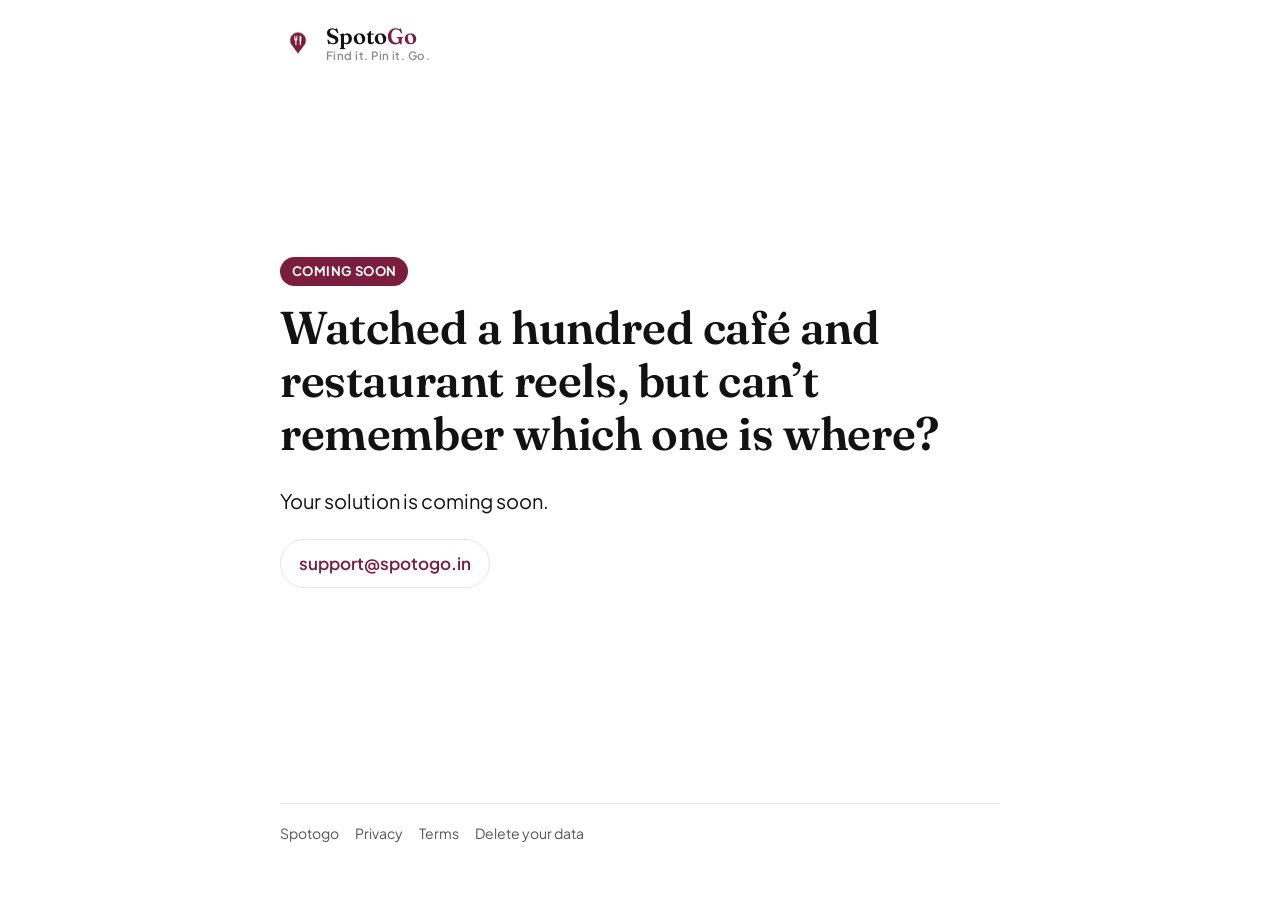
<file: index.html>
<!doctype html>
<html lang="en">
<head>
<meta charset="utf-8" />
<meta name="viewport" content="width=device-width, initial-scale=1, viewport-fit=cover" />
<title>Spotogo · Coming soon</title>
<meta name="description" content="Watched a hundred café and restaurant reels, but can’t remember which one is where? Your solution is coming soon." />
<meta name="theme-color" content="#FFFFFF" />
<meta name="robots" content="noindex" />
<link rel="icon" href="icon.png" />
<link rel="preconnect" href="https://fonts.googleapis.com" />
<link rel="preconnect" href="https://fonts.gstatic.com" crossorigin />
<link rel="stylesheet" href="https://fonts.googleapis.com/css2?family=Fraunces:opsz,wght@9..144,600&family=Plus+Jakarta+Sans:wght@400;600;700&display=swap" />
<link rel="stylesheet" href="site.css?v=4" />
<script>
  // Shared-spot links used to live at the site root (#<payload>); send them to /s/.
  function toSpot() { if (location.hash.length > 20) location.replace('s/' + location.hash); }
  toSpot();
  addEventListener('hashchange', toSpot);
</script>
<style>
  /* The full home page is kept in site/launch/ until Spotogo is on Google Play. */
  main { min-height: calc(100vh - 80px); display: flex; flex-direction: column; }
  .soon { flex: 1; display: flex; flex-direction: column; justify-content: center; padding: 48px 0; }
  .soon h1 { font-size: clamp(30px, 6vw, 46px); max-width: 720px; }
  .soon .lead { font-size: 20px; color: var(--text); margin: 18px 0 22px; }
  .mail { align-self: flex-start; font-weight: 600; font-size: 17px; text-decoration: none;
    border: 1px solid var(--border); background: var(--card); padding: 10px 18px; border-radius: 999px; }
  .mail:hover { border-color: var(--accent); }
  .pill { display: inline-block; align-self: flex-start; background: var(--accent); color: #fff;
    font-weight: 700; font-size: 13px; letter-spacing: .4px; text-transform: uppercase; padding: 4px 12px;
    border-radius: 999px; margin-bottom: 16px; }
</style>
</head>
<body>
<main>
  <a class="brand" href="./"><img src="icon.png" alt="" /><span class="logo-text"><span class="wordmark">Spoto<span>Go</span></span><span class="tagline">Find it. Pin it. Go.</span></span></a>

  <section class="soon">
    <span class="pill">Coming soon</span>
    <h1>Watched a hundred café and restaurant reels, but can’t remember which one is where?</h1>
    <p class="lead">Your solution is coming soon.</p>
    <a class="mail" href="mailto:support@spotogo.in">support@spotogo.in</a>
  </section>

  <footer><a href="./">Spotogo</a><a href="privacy">Privacy</a><a href="terms">Terms</a><a href="delete-data">Delete your data</a></footer>
</main>
</body>
</html>
</file>
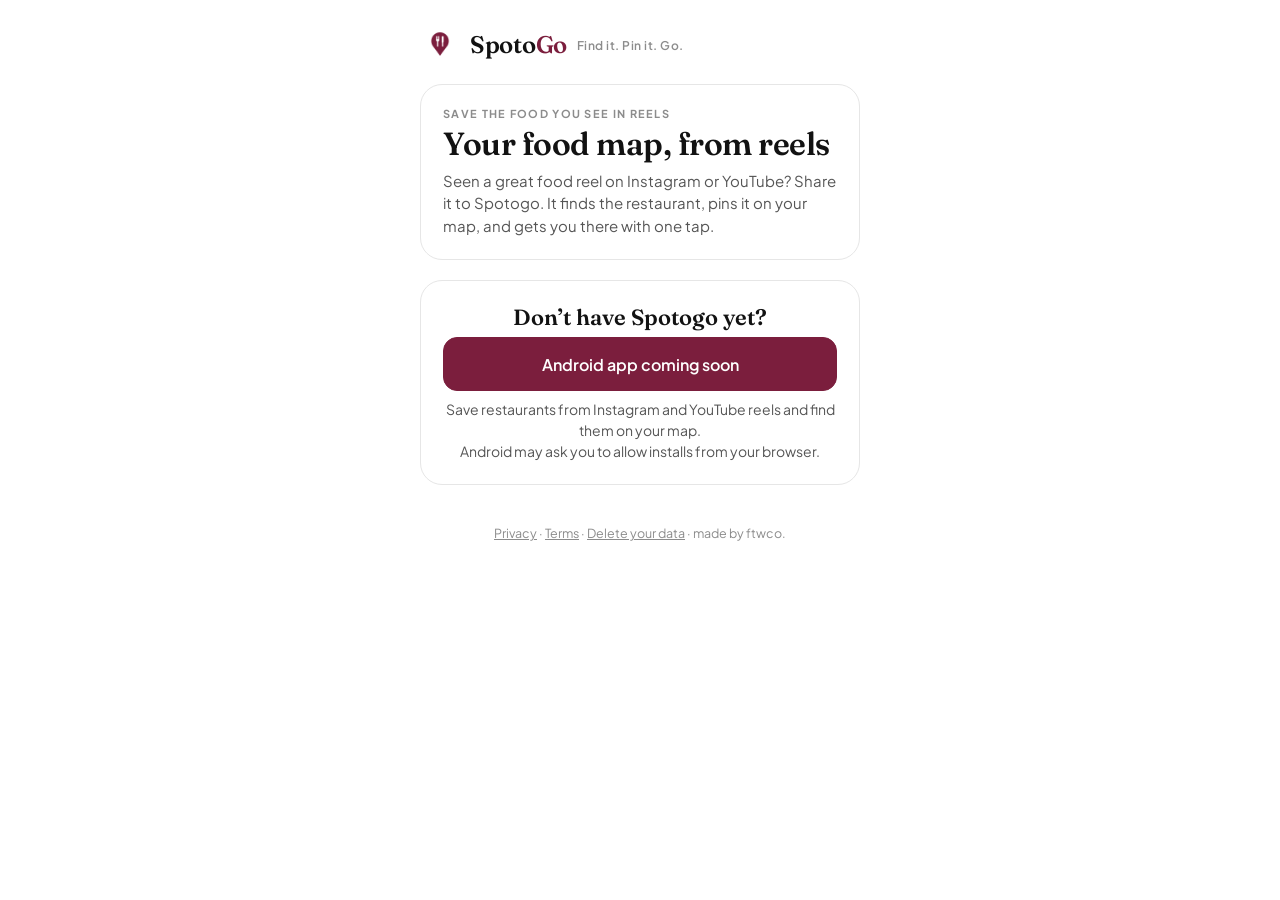
<file: s/index.html>
<!doctype html>
<html lang="en">
<head>
<meta charset="utf-8" />
<meta name="viewport" content="width=device-width, initial-scale=1, viewport-fit=cover" />
<title>Spotogo</title>
<meta name="description" content="A restaurant shared with you on Spotogo." />
<meta name="theme-color" content="#FFFFFF" />
<!-- Link previews (WhatsApp, Telegram…). For short links (/s/<id>) the site Worker
     (site/src/index.js) fills in the spot's name and address. -->
<meta property="og:type" content="website" />
<meta property="og:site_name" content="Spotogo" />
<meta property="og:title" content="Spotogo" />
<meta property="og:description" content="A restaurant shared with you on Spotogo." />
<meta property="og:url" content="https://spotogo.in/s/" />
<meta property="og:image" content="https://spotogo.in/share-card.png" />
<meta property="og:image:width" content="1200" />
<meta property="og:image:height" content="630" />
<meta name="twitter:card" content="summary_large_image" />
<link rel="icon" href="../icon.png" />
<link rel="preconnect" href="https://fonts.googleapis.com" />
<link rel="preconnect" href="https://fonts.gstatic.com" crossorigin />
<link rel="stylesheet" href="https://fonts.googleapis.com/css2?family=Fraunces:opsz,wght@9..144,600&family=Plus+Jakarta+Sans:wght@400;500;600;700&display=swap" />
<!--
  Spotogo share landing page. The spot is a base64url JSON payload (format v1, same as
  src/lib/spot-codec.ts): short links /s/<id> get it from the site Worker (window.FS_PAYLOAD),
  older long links carry it in the URL fragment (#<payload>).
  On Android it first tries to open the app (spotogo://add?d=…) and comes back here with
  ?noapp=1 if Spotogo isn't installed. Set APK_URL below when the APK is published.
-->
<style>
  :root {
    /* Wine & Olive palette (same as the app). Light only. */
    --bg: #FFFFFF; --card: #FFFFFF; --text: #121212; --muted: #555555; --faint: #8C8C8C;
    --border: #E6E6E6; --accent: #7B1E3D; --accent-soft: #FFFFFF; --on-accent: #FFFFFF; --olive: #3E8E22;
    color-scheme: light;
  }
  * { box-sizing: border-box; }
  html, body { margin: 0; background: var(--bg); color: var(--text); }
  body {
    font-family: 'Plus Jakarta Sans', system-ui, sans-serif;
    min-height: 100vh; display: flex; justify-content: center;
    padding: max(24px, env(safe-area-inset-top)) 16px 40px;
    -webkit-font-smoothing: antialiased;
  }
  main { width: 100%; max-width: 440px; display: flex; flex-direction: column; gap: 20px; }
  .brand { display: flex; align-items: center; gap: 10px; }
  .brand img { width: 40px; height: 40px; border-radius: 12px; }
  .wordmark { font-family: Fraunces, Georgia, serif; font-size: 24px; font-weight: 600; letter-spacing: -0.3px; }
  .wordmark span { color: var(--accent); }
  .tagline { font-size: 12px; font-weight: 600; letter-spacing: 0.04em; color: var(--faint); margin-top: 2px; }
  .card { background: var(--card); border: 1px solid var(--border); border-radius: 22px; padding: 22px; }
  .label { font-size: 11px; font-weight: 700; letter-spacing: 1.3px; text-transform: uppercase; color: var(--faint); }
  h1 { font-family: Fraunces, Georgia, serif; font-weight: 600; font-size: 32px; line-height: 1.12; letter-spacing: -0.5px; margin: 6px 0 8px; overflow-wrap: anywhere; }
  .address { color: var(--muted); font-size: 15px; line-height: 1.5; margin: 0; }
  .creator { display: flex; align-items: center; gap: 12px; margin-top: 18px; padding-top: 18px; border-top: 1px solid var(--border); }
  .avatar { width: 40px; height: 40px; border-radius: 50%; background: var(--accent); color: var(--on-accent); display: grid; place-items: center; font-weight: 700; flex: none; }
  .creator .who { font-weight: 700; }
  .creator .handle { color: var(--muted); font-size: 14px; }
  .actions { display: grid; gap: 10px; }
  .row { display: grid; grid-template-columns: 1fr 1fr; gap: 10px; }
  .btn { display: flex; align-items: center; justify-content: center; gap: 8px; height: 54px; border-radius: 14px; font: 600 16px 'Plus Jakarta Sans', system-ui, sans-serif; text-decoration: none; border: 1.5px solid var(--border); color: var(--text); background: transparent; cursor: pointer; }
  .btn.primary { background: var(--accent); border-color: var(--accent); color: var(--on-accent); }
  .btn:active { opacity: .75; }
  .download { text-align: center; }
  .download p { color: var(--muted); font-size: 14px; line-height: 1.5; margin: 8px 0 0; }
  .download .older { font-size: 12.5px; color: var(--faint); margin-top: 14px; }
  .download .older a { color: var(--accent); font-weight: 600; text-decoration: none; }
  .download h2 { font-family: Fraunces, Georgia, serif; font-weight: 600; font-size: 22px; margin: 0 0 6px; }
  .links a { color: inherit; }
  .note { color: var(--faint); font-size: 12.5px; text-align: center; margin: 0; }
  .hidden { display: none !important; }
</style>
</head>
<body>
<main>
  <div class="brand">
    <img src="../icon.png" alt="" />
    <div class="wordmark">Spoto<span>Go</span></div>
    <div class="tagline">Find it. Pin it. Go.</div>
  </div>

  <section class="card" id="spot">
    <div class="label" id="place">Shared with you</div>
    <h1 id="name">A food spot for you</h1>
    <p class="address" id="address">Open this link on your phone to see it in Spotogo.</p>
    <div class="creator hidden" id="creator">
      <div class="avatar" id="initial"></div>
      <div>
        <div class="label">From the reel by</div>
        <div><span class="who" id="who"></span> <span class="handle" id="handle"></span></div>
      </div>
    </div>
  </section>

  <div class="actions" id="actions">
    <a class="btn primary" id="open" href="#">Open in Spotogo</a>
    <div class="row">
      <a class="btn" id="directions" target="_blank" rel="noopener">Directions</a>
      <a class="btn" id="reel" target="_blank" rel="noopener">Watch the reel</a>
    </div>
  </div>

  <section class="card download">
    <h2>Don’t have Spotogo yet?</h2>
    <a class="btn primary" id="download" href="#">Download for Android</a>
    <p>Save restaurants from Instagram and YouTube reels and find them on your map.<br />
      Android may ask you to allow installs from your browser.</p>
    <p class="older" id="older-wrap">Older phone and the app won’t install?
      <a id="download32" href="#">Get the 32-bit version</a></p>
  </section>

  <p class="note" id="note"></p>
  <p class="note links"><a href="../privacy">Privacy</a> · <a href="../terms">Terms</a> · <a href="../delete-data">Delete your data</a> · made by ftwco.</p>
</main>

<script>
(function () {
  // Where the APK is downloaded from (e.g. a GitHub Releases "latest" asset URL).
  // Spotogo.apk is 64-bit only (nearly every phone); Spotogo-32bit.apk is for older phones.
  // Empty until Spotogo is on Google Play: the card then says "Android app coming soon".
  var APK_URL = '';
  var APK_32_URL = '';
  var PACKAGE = 'com.spotogo.app';

  var B64 = 'ABCDEFGHIJKLMNOPQRSTUVWXYZabcdefghijklmnopqrstuvwxyz0123456789-_';
  function decode(s) {
    var clean = s.replace(/[^A-Za-z0-9_-]/g, ''), bytes = [];
    for (var i = 0; i < clean.length; i += 4) {
      var chunk = clean.slice(i, i + 4), padded = (chunk + 'AAAA').slice(0, 4), n = 0;
      for (var j = 0; j < 4; j++) n = (n << 6) | B64.indexOf(padded[j]);
      bytes.push((n >> 16) & 255);
      if (chunk.length > 2) bytes.push((n >> 8) & 255);
      if (chunk.length > 3) bytes.push(n & 255);
    }
    var pct = bytes.map(function (b) { return '%' + ('0' + b.toString(16)).slice(-2); }).join('');
    return JSON.parse(decodeURIComponent(pct));
  }
  function $(id) { return document.getElementById(id); }
  function cityLabel(address) {
    var parts = address.split(',').map(function (p) { return p.trim(); })
      .filter(function (p) { return p && !/\bWard$|\bZone \d+$|^\d{4,6}$/i.test(p); });
    if (parts.length && /^(india|united states|usa|united kingdom|uk|uae|united arab emirates|singapore)$/i.test(parts[parts.length - 1])) parts.pop();
    if (parts.length >= 4) parts.pop();
    return parts.slice(-2).join(' · ');
  }

  var payload = location.hash.slice(1) || window.FS_PAYLOAD || '';
  var spot = null;
  try { spot = payload ? decode(payload) : null; } catch (e) { spot = null; }
  if (!spot || spot.v !== 1) spot = null;

  var isAndroid = /Android/i.test(navigator.userAgent);
  var appLink = spot ? 'spotogo://add?d=' + payload : 'spotogo://';
  // Short links keep their path (/s/<id>); the Worker fills the payload in again on the way back.
  var noApp = /[?&]noapp=1/.test(location.search);
  var fallback = location.origin + location.pathname + '?noapp=1' + location.hash;
  var intentLink = 'intent://' + appLink.replace('spotogo://', '') +
    '#Intent;scheme=spotogo;package=' + PACKAGE +
    ';S.browser_fallback_url=' + encodeURIComponent(fallback) + ';end';

  if (APK_URL) $('download').href = APK_URL;
  else { $('download').removeAttribute('href'); $('download').textContent = 'Android app coming soon'; }
  if (APK_32_URL) $('download32').href = APK_32_URL; else $('older-wrap').classList.add('hidden');

  if (!spot) {
    $('actions').classList.add('hidden');
    // FS_MISSING: a short link the server doesn't know (mistyped, or its owner deleted their account).
    if (payload || window.FS_MISSING) {
      $('note').textContent = 'This link looks incomplete. Ask your friend to share it again.';
    } else {
      // Home page (no shared spot).
      $('place').textContent = 'Save the food you see in reels';
      $('name').textContent = 'Your food map, from reels';
      $('address').textContent = 'Seen a great food reel on Instagram or YouTube? Share it to Spotogo. ' +
        'It finds the restaurant, pins it on your map, and gets you there with one tap.';
    }
    return;
  }

  document.title = spot.n + ' · Spotogo';
  $('place').textContent = cityLabel(spot.a || '') || 'Shared with you';
  $('name').textContent = spot.n;
  $('address').textContent = spot.a || '';
  if (spot.c && (spot.c.n || spot.c.h)) {
    $('creator').classList.remove('hidden');
    $('who').textContent = spot.c.n || '@' + spot.c.h;
    $('handle').textContent = spot.c.n && spot.c.h ? '@' + spot.c.h : '';
    $('initial').textContent = ((spot.c.n || spot.c.h).replace(/^[^\p{L}\p{N}]+/u, '')[0] || '?').toUpperCase();
  }
  var dest = spot.nb === 'pin' ? spot.la + ',' + spot.lo : [spot.n, spot.a].filter(Boolean).join(', ');
  $('directions').href = 'https://www.google.com/maps/dir/?api=1&destination=' + encodeURIComponent(dest);
  if (spot.u) $('reel').href = spot.u; else $('reel').classList.add('hidden');
  $('open').href = isAndroid ? intentLink : appLink;

  if (noApp) {
    $('note').textContent = 'Spotogo isn’t installed on this phone yet. Download it, then open this link again.';
    $('open').classList.remove('primary');
  } else if (isAndroid) {
    // Opens the app if installed; otherwise Chrome loads the ?noapp=1 fallback (this page).
    location.replace(intentLink);
  }
})();
</script>
</body>
</html>
</file>
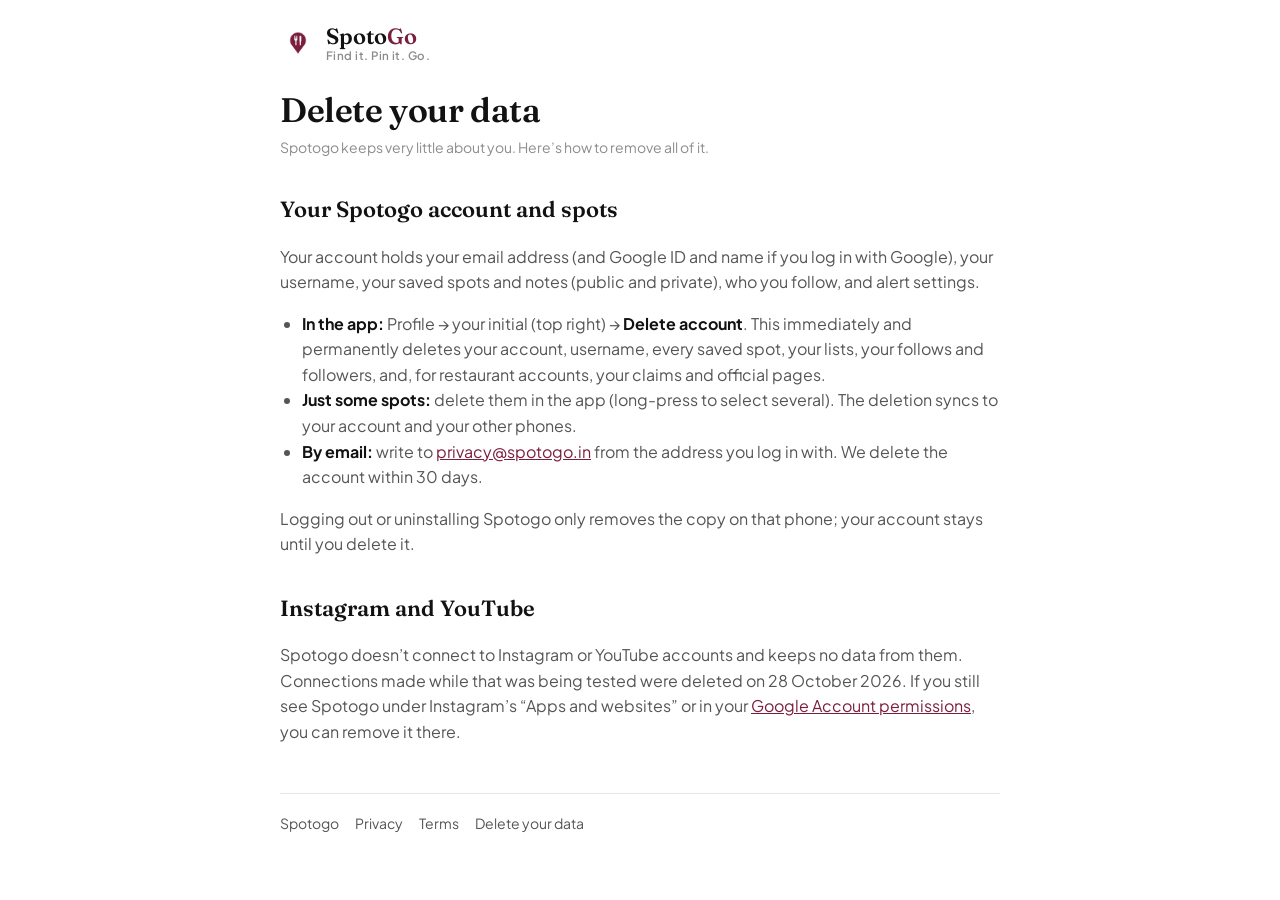
<file: delete-data.html>
<!doctype html>
<html lang="en">
<head>
<meta charset="utf-8" />
<meta name="viewport" content="width=device-width, initial-scale=1, viewport-fit=cover" />
<title>Delete your data · Spotogo</title>
<meta name="description" content="How to delete your Spotogo data." />
<meta name="theme-color" content="#FFFFFF" />
<link rel="icon" href="icon.png" />
<link rel="preconnect" href="https://fonts.googleapis.com" />
<link rel="preconnect" href="https://fonts.gstatic.com" crossorigin />
<link rel="stylesheet" href="https://fonts.googleapis.com/css2?family=Fraunces:opsz,wght@9..144,600&family=Plus+Jakarta+Sans:wght@400;600;700&display=swap" />
<link rel="stylesheet" href="site.css?v=4" />
</head>
<body>
<main>
  <a class="brand" href="./"><img src="icon.png" alt="" /><span class="logo-text"><span class="wordmark">Spoto<span>Go</span></span><span class="tagline">Find it. Pin it. Go.</span></span></a>

  <h1>Delete your data</h1>
  <p class="updated">Spotogo keeps very little about you. Here’s how to remove all of it.</p>

  <div class="card" id="confirmation" hidden>
    <p><strong>Your deletion request was received.</strong> Spotogo doesn’t keep any Instagram data, so
      there’s nothing left to remove.</p>
    <p>Confirmation code: <span class="code" id="code"></span></p>
  </div>

  <h2>Your Spotogo account and spots</h2>
  <p>Your account holds your email address (and Google ID and name if you log in with Google), your
    username, your saved spots and notes (public and private), who you follow, and alert settings.</p>
  <ul>
    <li><strong>In the app:</strong> Profile → your initial (top right) → <strong>Delete account</strong>.
      This immediately and permanently deletes your account, username, every saved spot, your lists, your
      follows and followers, and, for restaurant accounts, your claims and official pages.</li>
    <li><strong>Just some spots:</strong> delete them in the app (long-press to select several). The deletion
      syncs to your account and your other phones.</li>
    <li><strong>By email:</strong> write to <a href="mailto:privacy@spotogo.in">privacy@spotogo.in</a>
      from the address you log in with. We delete the account within 30 days.</li>
  </ul>
  <p>Logging out or uninstalling Spotogo only removes the copy on that phone; your account stays until
    you delete it.</p>

  <h2>Instagram and YouTube</h2>
  <p>Spotogo doesn’t connect to Instagram or YouTube accounts and keeps no data from them. Connections
    made while that was being tested were deleted on 28 October 2026. If you still see Spotogo under
    Instagram’s “Apps and websites” or in your
    <a href="https://myaccount.google.com/permissions">Google Account permissions</a>, you can remove it there.</p>

  <footer><a href="./">Spotogo</a><a href="privacy">Privacy</a><a href="terms">Terms</a><a href="delete-data">Delete your data</a></footer>
</main>
<script>
  // Meta's data-deletion callback links here with ?code=<confirmation code>.
  var code = new URLSearchParams(location.search).get('code');
  if (code && /^[A-Za-z0-9_-]{4,40}$/.test(code)) {
    document.getElementById('code').textContent = code;
    document.getElementById('confirmation').hidden = false;
  }
</script>
</body>
</html>
</file>
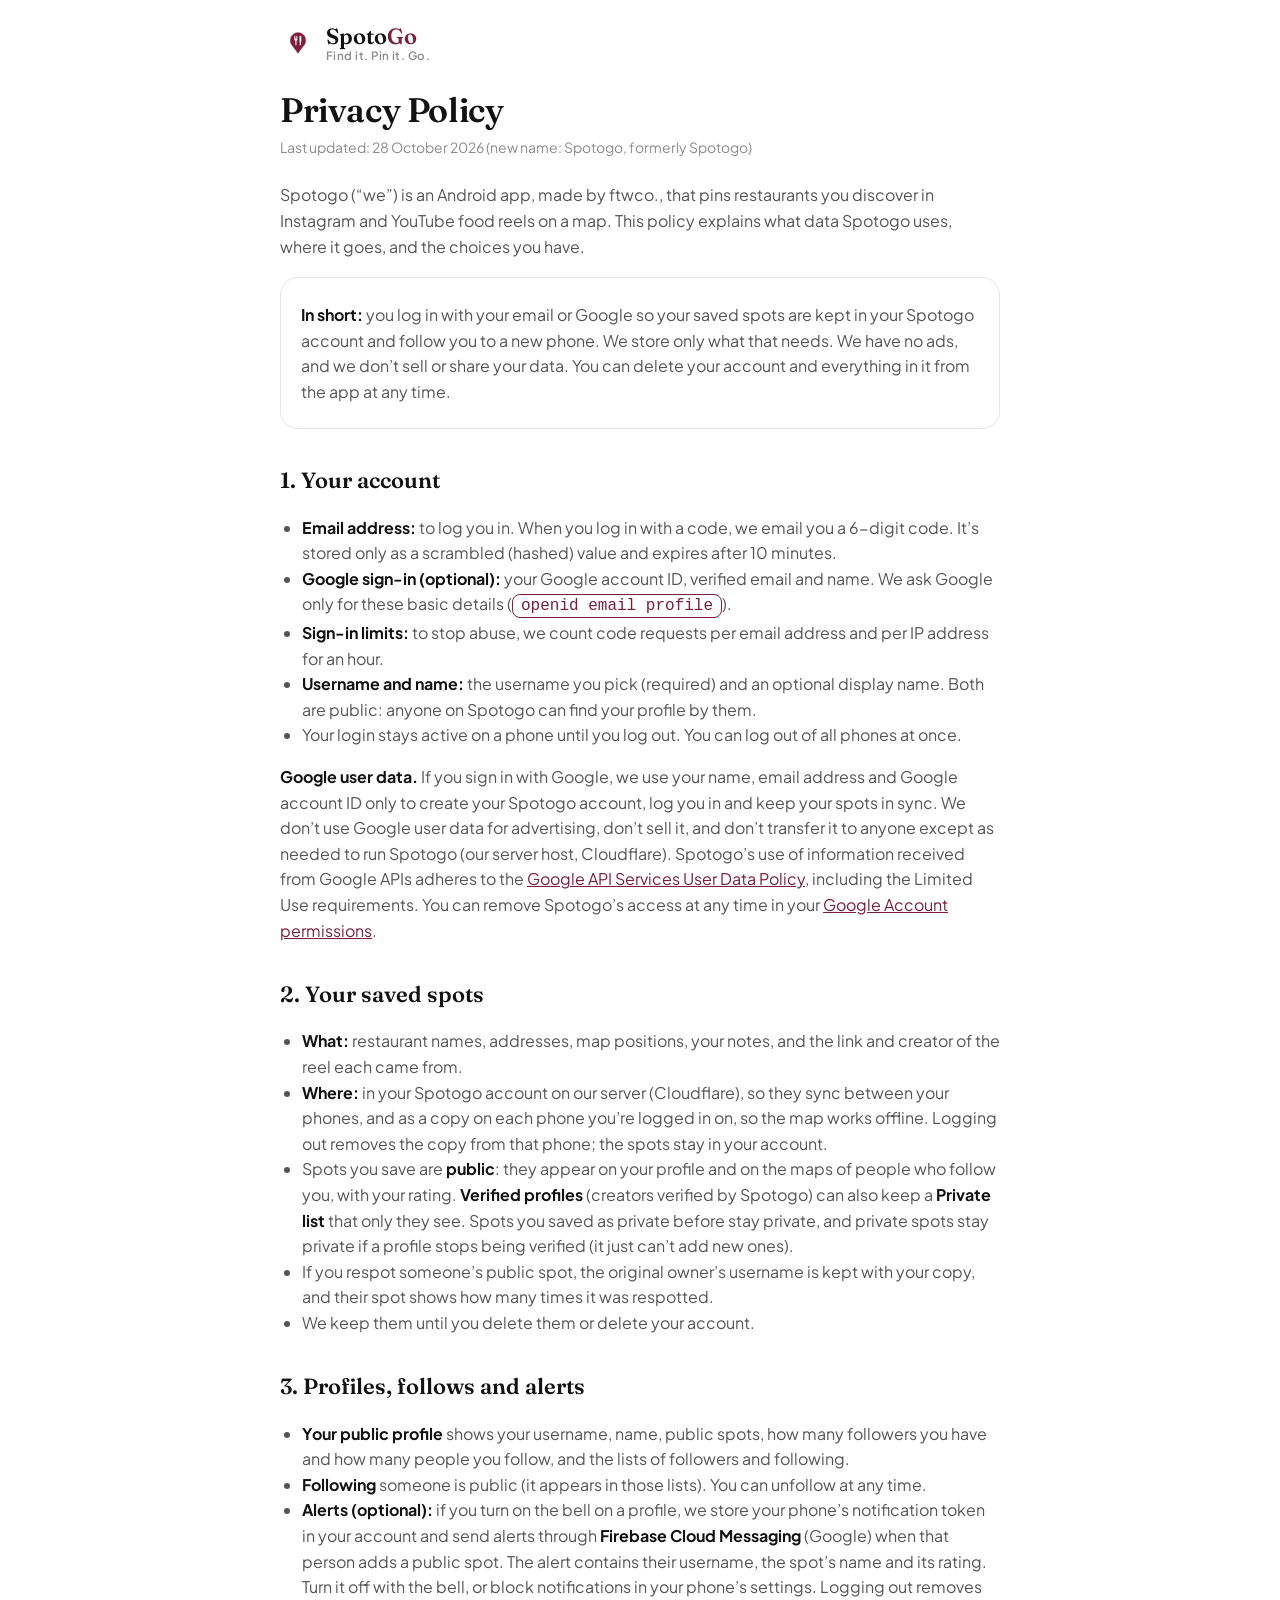
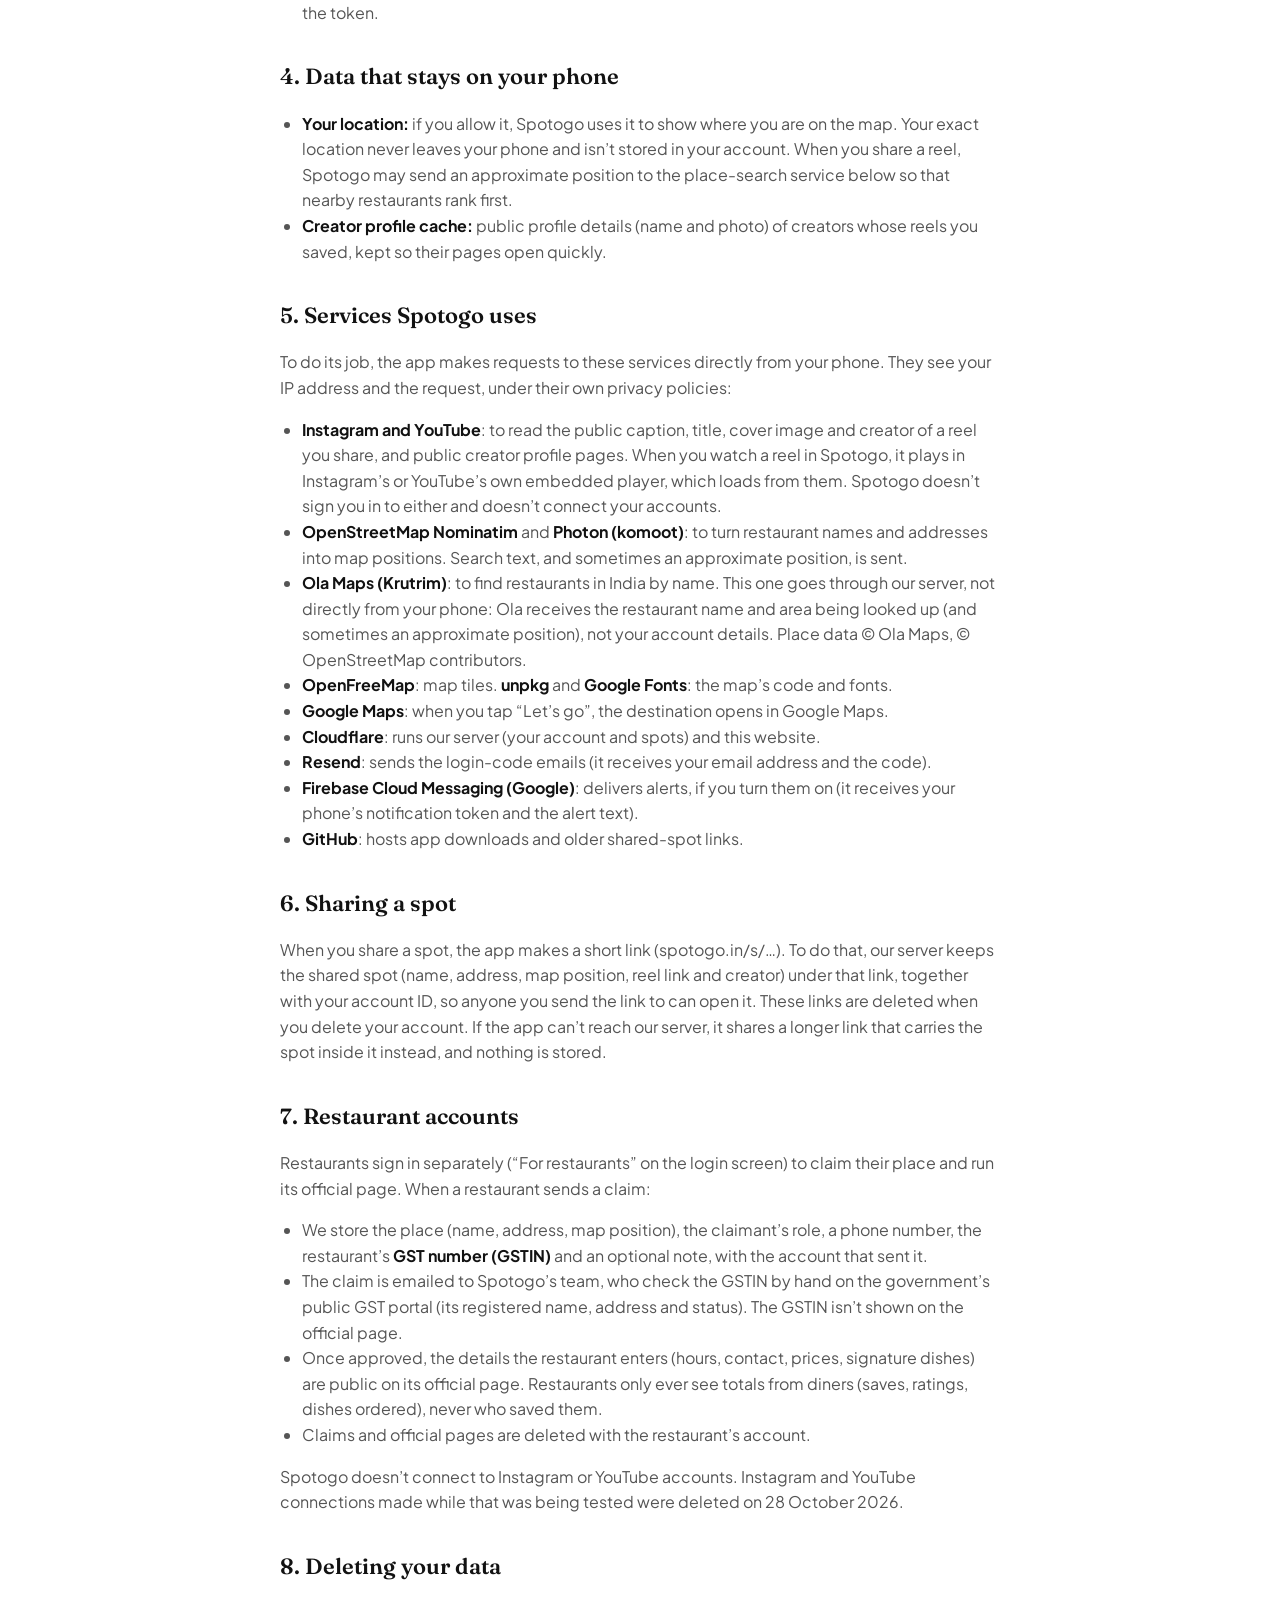
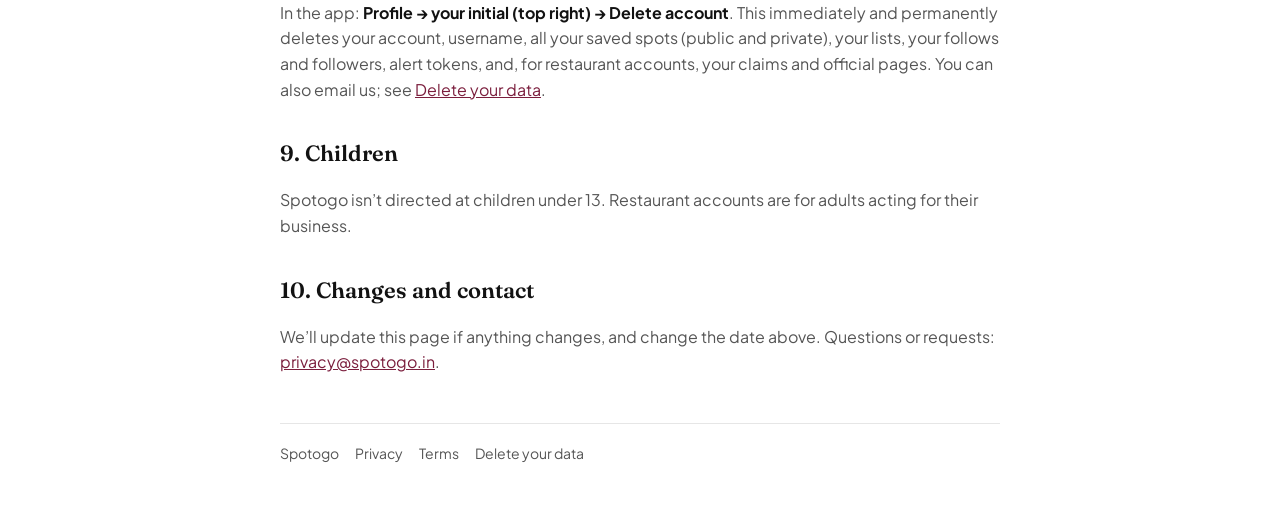
<file: privacy.html>
<!doctype html>
<html lang="en">
<head>
<meta charset="utf-8" />
<meta name="viewport" content="width=device-width, initial-scale=1, viewport-fit=cover" />
<title>Privacy Policy · Spotogo</title>
<meta name="description" content="How Spotogo handles your data." />
<meta name="theme-color" content="#FFFFFF" />
<link rel="icon" href="icon.png" />
<link rel="preconnect" href="https://fonts.googleapis.com" />
<link rel="preconnect" href="https://fonts.gstatic.com" crossorigin />
<link rel="stylesheet" href="https://fonts.googleapis.com/css2?family=Fraunces:opsz,wght@9..144,600&family=Plus+Jakarta+Sans:wght@400;600;700&display=swap" />
<link rel="stylesheet" href="site.css?v=4" />
</head>
<body>
<main>
  <a class="brand" href="./"><img src="icon.png" alt="" /><span class="logo-text"><span class="wordmark">Spoto<span>Go</span></span><span class="tagline">Find it. Pin it. Go.</span></span></a>

  <h1>Privacy Policy</h1>
  <p class="updated">Last updated: 28 October 2026 (new name: Spotogo, formerly Spotogo)</p>

  <p>Spotogo (“we”) is an Android app, made by ftwco., that pins restaurants you discover in
    Instagram and YouTube food reels on a map. This policy explains what data Spotogo uses, where it
    goes, and the choices you have.</p>

  <div class="card">
    <p><strong>In short:</strong> you log in with your email or Google so your saved spots are kept in
      your Spotogo account and follow you to a new phone. We store only what that needs. We have no ads,
      and we don’t sell or share your data. You can delete your account and everything in it from the app
      at any time.</p>
  </div>

  <h2>1. Your account</h2>
  <ul>
    <li><strong>Email address:</strong> to log you in. When you log in with a code, we email you a 6-digit
      code. It’s stored only as a scrambled (hashed) value and expires after 10 minutes.</li>
    <li><strong>Google sign-in (optional):</strong> your Google account ID, verified email and name. We ask
      Google only for these basic details (<span class="code">openid email profile</span>).</li>
    <li><strong>Sign-in limits:</strong> to stop abuse, we count code requests per email address and per
      IP address for an hour.</li>
    <li><strong>Username and name:</strong> the username you pick (required) and an optional display name.
      Both are public: anyone on Spotogo can find your profile by them.</li>
    <li>Your login stays active on a phone until you log out. You can log out of all phones at once.</li>
  </ul>
  <p><strong>Google user data.</strong> If you sign in with Google, we use your name, email address and Google
    account ID only to create your Spotogo account, log you in and keep your spots in sync. We don’t use Google
    user data for advertising, don’t sell it, and don’t transfer it to anyone except as needed to run Spotogo
    (our server host, Cloudflare). Spotogo’s use of information received from Google APIs adheres to the
    <a href="https://developers.google.com/terms/api-services-user-data-policy">Google API Services User Data Policy</a>,
    including the Limited Use requirements. You can remove Spotogo’s access at any time in your
    <a href="https://myaccount.google.com/permissions">Google Account permissions</a>.</p>

  <h2>2. Your saved spots</h2>
  <ul>
    <li><strong>What:</strong> restaurant names, addresses, map positions, your notes, and the link and
      creator of the reel each came from.</li>
    <li><strong>Where:</strong> in your Spotogo account on our server (Cloudflare), so they sync between your
      phones, and as a copy on each phone you’re logged in on, so the map works offline. Logging out removes
      the copy from that phone; the spots stay in your account.</li>
    <li>Spots you save are <strong>public</strong>: they appear on your profile and on the maps of people who follow
      you, with your rating. <strong>Verified profiles</strong> (creators verified by Spotogo) can also keep a
      <strong>Private list</strong> that only they see. Spots you saved as private before stay private, and private spots
      stay private if a profile stops being verified (it just can’t add new ones).</li>
    <li>If you respot someone’s public spot, the original owner’s username is kept with your copy, and their
      spot shows how many times it was respotted.</li>
    <li>We keep them until you delete them or delete your account.</li>
  </ul>

  <h2>3. Profiles, follows and alerts</h2>
  <ul>
    <li><strong>Your public profile</strong> shows your username, name, public spots, how many followers you have
      and how many people you follow, and the lists of followers and following.</li>
    <li><strong>Following</strong> someone is public (it appears in those lists). You can unfollow at any
      time.</li>
    <li><strong>Alerts (optional):</strong> if you turn on the bell on a profile, we store your phone’s
      notification token in your account and send alerts through <strong>Firebase Cloud Messaging</strong>
      (Google) when that person adds a public spot. The alert contains their username, the spot’s name and its
      rating. Turn it off with the bell, or block notifications in your phone’s settings. Logging out removes
      the token.</li>
  </ul>

  <h2>4. Data that stays on your phone</h2>
  <ul>
    <li><strong>Your location:</strong> if you allow it, Spotogo uses it to show where you are on the
      map. Your exact location never leaves your phone and isn’t stored in your account. When you share a
      reel, Spotogo may send an approximate position to the place-search service below so that nearby
      restaurants rank first.</li>
    <li><strong>Creator profile cache:</strong> public profile details (name and photo) of creators whose
      reels you saved, kept so their pages open quickly.</li>
  </ul>

  <h2>5. Services Spotogo uses</h2>
  <p>To do its job, the app makes requests to these services directly from your phone. They see your
    IP address and the request, under their own privacy policies:</p>
  <ul>
    <li><strong>Instagram and YouTube</strong>: to read the public caption, title, cover image and creator
      of a reel you share, and public creator profile pages. When you watch a reel in Spotogo, it plays in
      Instagram’s or YouTube’s own embedded player, which loads from them. Spotogo doesn’t sign you in to
      either and doesn’t connect your accounts.</li>
    <li><strong>OpenStreetMap Nominatim</strong> and <strong>Photon (komoot)</strong>: to turn restaurant
      names and addresses into map positions. Search text, and sometimes an approximate position, is sent.</li>
    <li><strong>Ola Maps (Krutrim)</strong>: to find restaurants in India by name. This one goes through our
      server, not directly from your phone: Ola receives the restaurant name and area being looked up
      (and sometimes an approximate position), not your account details. Place data © Ola Maps,
      © OpenStreetMap contributors.</li>
    <li><strong>OpenFreeMap</strong>: map tiles. <strong>unpkg</strong> and <strong>Google Fonts</strong>:
      the map’s code and fonts.</li>
    <li><strong>Google Maps</strong>: when you tap “Let’s go”, the destination opens in Google Maps.</li>
    <li><strong>Cloudflare</strong>: runs our server (your account and spots) and this website.</li>
    <li><strong>Resend</strong>: sends the login-code emails (it receives your email address and the code).</li>
    <li><strong>Firebase Cloud Messaging (Google)</strong>: delivers alerts, if you turn them on (it receives
      your phone’s notification token and the alert text).</li>
    <li><strong>GitHub</strong>: hosts app downloads and older shared-spot links.</li>
  </ul>

  <h2>6. Sharing a spot</h2>
  <p>When you share a spot, the app makes a short link (spotogo.in/s/…). To do that, our server keeps
    the shared spot (name, address, map position, reel link and creator) under that link, together with
    your account ID, so anyone you send the link to can open it. These links are deleted when you
    delete your account. If the app can’t reach our server, it shares a longer link that carries the
    spot inside it instead, and nothing is stored.</p>

  <h2>7. Restaurant accounts</h2>
  <p>Restaurants sign in separately (“For restaurants” on the login screen) to claim their place and run its
    official page. When a restaurant sends a claim:</p>
  <ul>
    <li>We store the place (name, address, map position), the claimant’s role, a phone number, the
      restaurant’s <strong>GST number (GSTIN)</strong> and an optional note, with the account that sent it.</li>
    <li>The claim is emailed to Spotogo’s team, who check the GSTIN by hand on the government’s public GST
      portal (its registered name, address and status). The GSTIN isn’t shown on the official page.</li>
    <li>Once approved, the details the restaurant enters (hours, contact, prices, signature dishes) are
      public on its official page. Restaurants only ever see totals from diners (saves, ratings, dishes
      ordered), never who saved them.</li>
    <li>Claims and official pages are deleted with the restaurant’s account.</li>
  </ul>
  <p>Spotogo doesn’t connect to Instagram or YouTube accounts. Instagram and YouTube connections made
    while that was being tested were deleted on 28 October 2026.</p>

  <h2>8. Deleting your data</h2>
  <p>In the app: <strong>Profile → your initial (top right) → Delete account</strong>. This immediately and
    permanently deletes your account, username, all your saved spots (public and private), your lists, your
    follows and followers, alert tokens, and, for restaurant accounts, your claims and official pages. You can
    also email us; see <a href="delete-data">Delete your data</a>.</p>

  <h2>9. Children</h2>
  <p>Spotogo isn’t directed at children under 13. Restaurant accounts are for adults acting for their
    business.</p>

  <h2>10. Changes and contact</h2>
  <p>We’ll update this page if anything changes, and change the date above. Questions or requests:
    <a href="mailto:privacy@spotogo.in">privacy@spotogo.in</a>.</p>

  <footer><a href="./">Spotogo</a><a href="privacy">Privacy</a><a href="terms">Terms</a><a href="delete-data">Delete your data</a></footer>
</main>
</body>
</html>
</file>
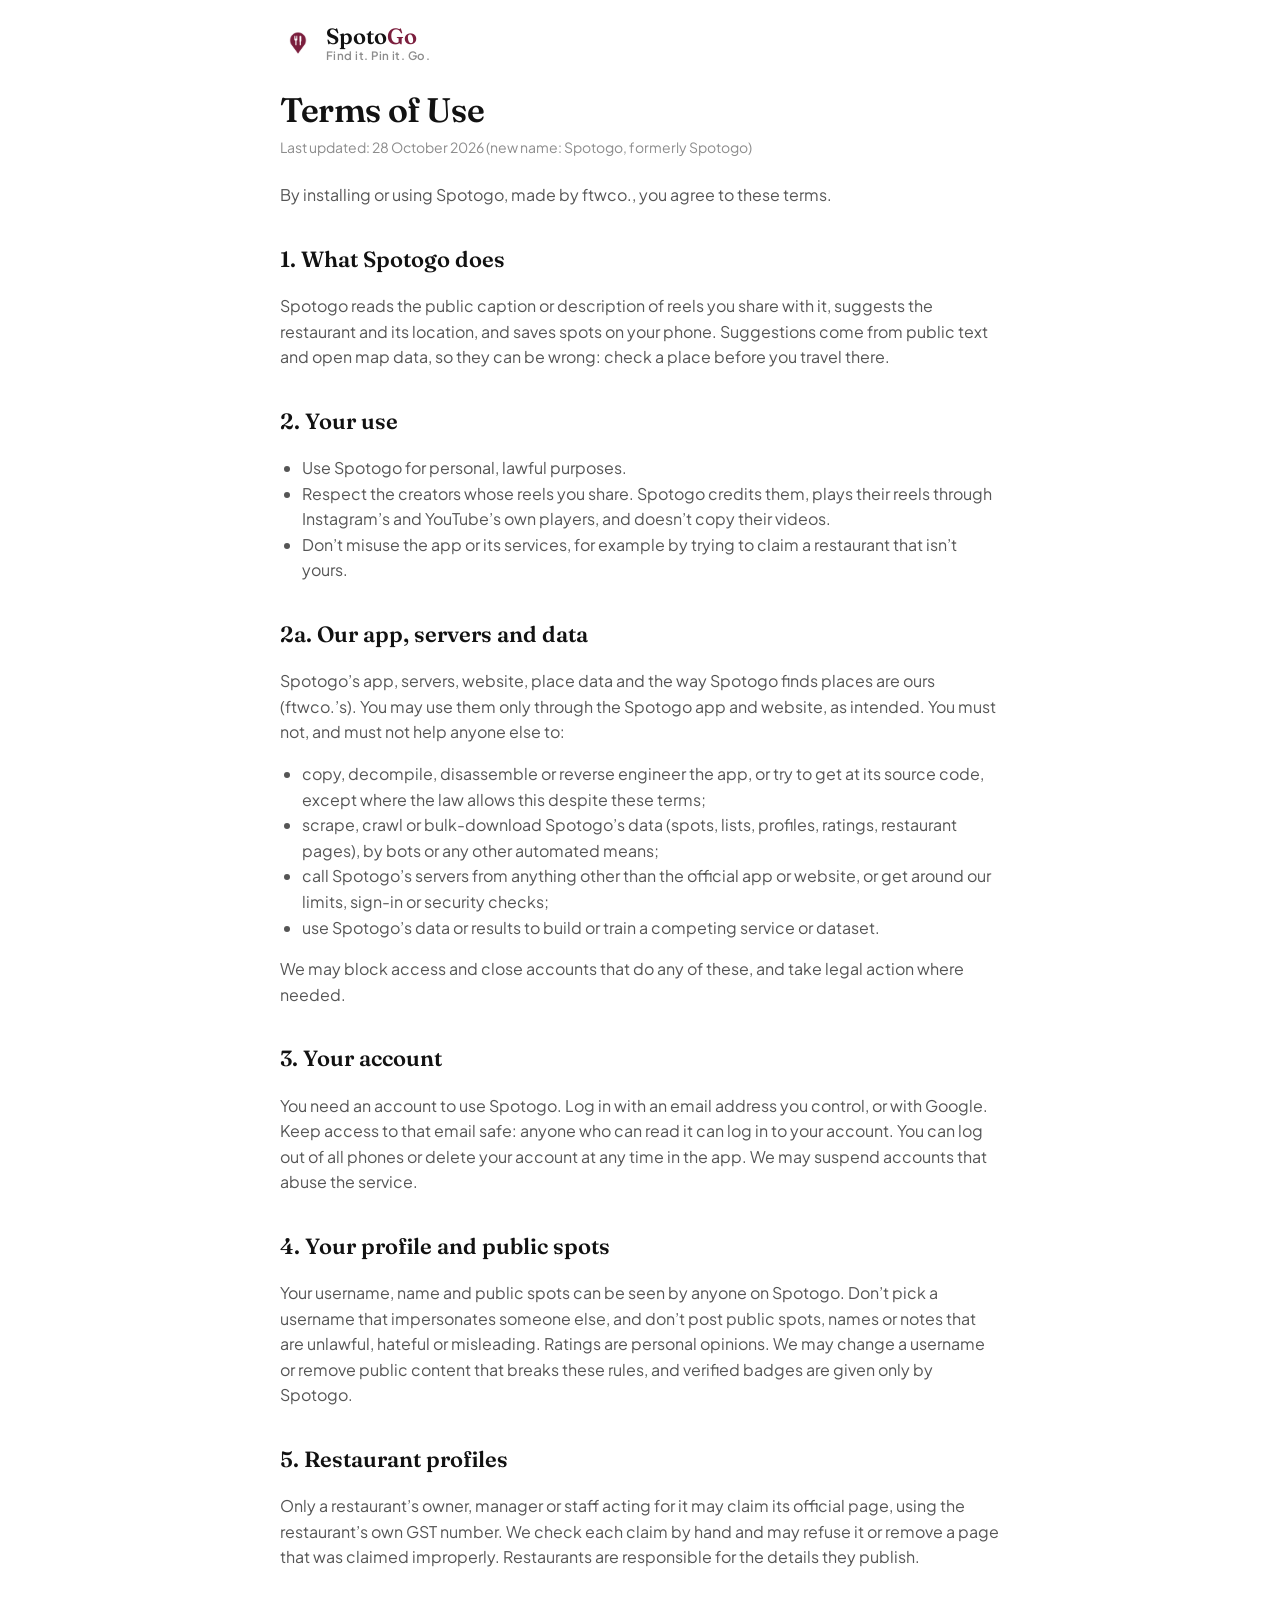
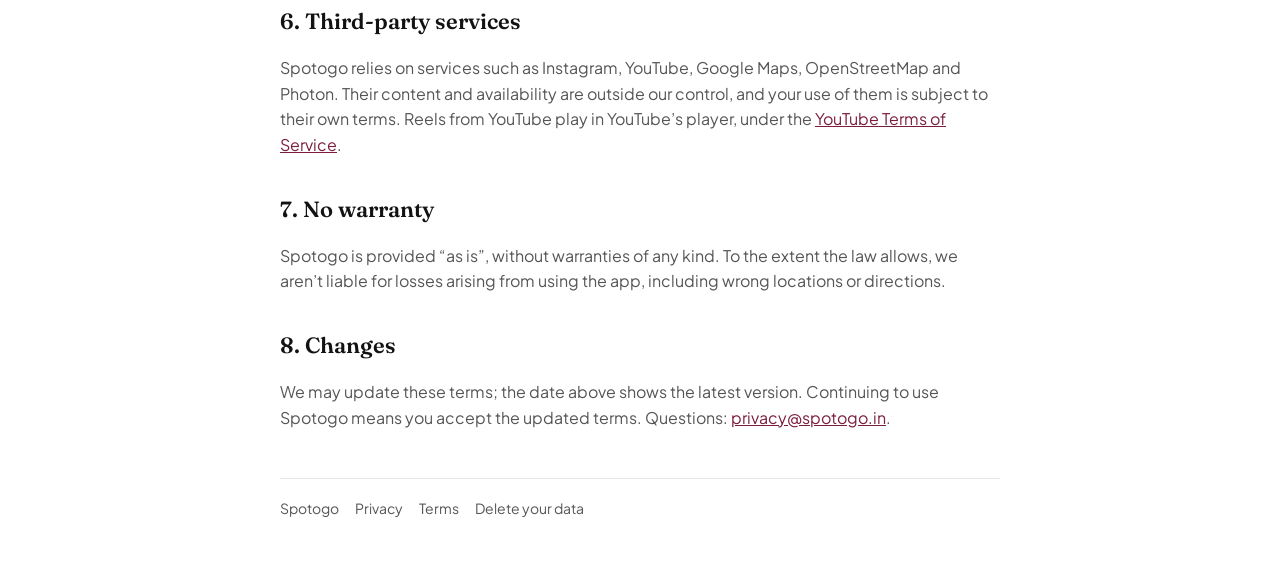
<file: terms.html>
<!doctype html>
<html lang="en">
<head>
<meta charset="utf-8" />
<meta name="viewport" content="width=device-width, initial-scale=1, viewport-fit=cover" />
<title>Terms of Use · Spotogo</title>
<meta name="description" content="The terms for using Spotogo." />
<meta name="theme-color" content="#FFFFFF" />
<link rel="icon" href="icon.png" />
<link rel="preconnect" href="https://fonts.googleapis.com" />
<link rel="preconnect" href="https://fonts.gstatic.com" crossorigin />
<link rel="stylesheet" href="https://fonts.googleapis.com/css2?family=Fraunces:opsz,wght@9..144,600&family=Plus+Jakarta+Sans:wght@400;600;700&display=swap" />
<link rel="stylesheet" href="site.css?v=4" />
</head>
<body>
<main>
  <a class="brand" href="./"><img src="icon.png" alt="" /><span class="logo-text"><span class="wordmark">Spoto<span>Go</span></span><span class="tagline">Find it. Pin it. Go.</span></span></a>

  <h1>Terms of Use</h1>
  <p class="updated">Last updated: 28 October 2026 (new name: Spotogo, formerly Spotogo)</p>

  <p>By installing or using Spotogo, made by ftwco., you agree to these terms.</p>

  <h2>1. What Spotogo does</h2>
  <p>Spotogo reads the public caption or description of reels you share with it, suggests the
    restaurant and its location, and saves spots on your phone. Suggestions come from public text and
    open map data, so they can be wrong: check a place before you travel there.</p>

  <h2>2. Your use</h2>
  <ul>
    <li>Use Spotogo for personal, lawful purposes.</li>
    <li>Respect the creators whose reels you share. Spotogo credits them, plays their reels through
      Instagram’s and YouTube’s own players, and doesn’t copy their videos.</li>
    <li>Don’t misuse the app or its services, for example by trying to claim a restaurant that isn’t yours.</li>
  </ul>

  <h2>2a. Our app, servers and data</h2>
  <p>Spotogo’s app, servers, website, place data and the way Spotogo finds places are ours (ftwco.’s).
    You may use them only through the Spotogo app and website, as intended. You must not, and must not
    help anyone else to:</p>
  <ul>
    <li>copy, decompile, disassemble or reverse engineer the app, or try to get at its source code, except
      where the law allows this despite these terms;</li>
    <li>scrape, crawl or bulk-download Spotogo’s data (spots, lists, profiles, ratings, restaurant pages),
      by bots or any other automated means;</li>
    <li>call Spotogo’s servers from anything other than the official app or website, or get around our
      limits, sign-in or security checks;</li>
    <li>use Spotogo’s data or results to build or train a competing service or dataset.</li>
  </ul>
  <p>We may block access and close accounts that do any of these, and take legal action where needed.</p>

  <h2>3. Your account</h2>
  <p>You need an account to use Spotogo. Log in with an email address you control, or with Google. Keep
    access to that email safe: anyone who can read it can log in to your account. You can log out of all
    phones or delete your account at any time in the app. We may suspend accounts that abuse the service.</p>

  <h2>4. Your profile and public spots</h2>
  <p>Your username, name and public spots can be seen by anyone on Spotogo. Don’t pick a username that
    impersonates someone else, and don’t post public spots, names or notes that are unlawful, hateful or
    misleading. Ratings are personal opinions. We may change a username or remove public content that breaks
    these rules, and verified badges are given only by Spotogo.</p>

  <h2>5. Restaurant profiles</h2>
  <p>Only a restaurant’s owner, manager or staff acting for it may claim its official page, using the
    restaurant’s own GST number. We check each claim by hand and may refuse it or remove a page that was
    claimed improperly. Restaurants are responsible for the details they publish.</p>

  <h2>6. Third-party services</h2>
  <p>Spotogo relies on services such as Instagram, YouTube, Google Maps, OpenStreetMap and Photon.
    Their content and availability are outside our control, and your use of them is subject to their
    own terms. Reels from YouTube play in YouTube’s player, under the
    <a href="https://www.youtube.com/t/terms">YouTube Terms of Service</a>.</p>

  <h2>7. No warranty</h2>
  <p>Spotogo is provided “as is”, without warranties of any kind. To the extent the law allows, we
    aren’t liable for losses arising from using the app, including wrong locations or directions.</p>

  <h2>8. Changes</h2>
  <p>We may update these terms; the date above shows the latest version. Continuing to use Spotogo
    means you accept the updated terms. Questions: <a href="mailto:privacy@spotogo.in">privacy@spotogo.in</a>.</p>

  <footer><a href="./">Spotogo</a><a href="privacy">Privacy</a><a href="terms">Terms</a><a href="delete-data">Delete your data</a></footer>
</main>
</body>
</html>
</file>
<file: site.css>
/* Shared styles for Spotogo's static pages (privacy, terms, delete-data). */
:root {
  /* Crisp white Wine & Olive (same as the app): white surfaces, near-black text, no pastel fills. Light only. */
  --bg: #FFFFFF; --card: #FFFFFF; --text: #121212; --muted: #555555; --faint: #8C8C8C;
  --border: #E6E6E6; --accent: #7B1E3D; --accent-soft: #FFFFFF; --olive: #3E8E22;
  color-scheme: light;
}
* { box-sizing: border-box; }
html, body { margin: 0; background: var(--bg); color: var(--text); }
body {
  font-family: 'Plus Jakarta Sans', system-ui, sans-serif; line-height: 1.6;
  padding: max(24px, env(safe-area-inset-top)) 16px 56px; -webkit-font-smoothing: antialiased;
}
main { max-width: 720px; margin: 0 auto; }
a { color: var(--accent); }
.brand { display: flex; align-items: center; gap: 10px; text-decoration: none; color: var(--text); margin-bottom: 28px; }
.brand img { width: 36px; height: 36px; border-radius: 10px; }
.wordmark { font-family: Fraunces, Georgia, serif; font-size: 22px; font-weight: 600; }
.wordmark span { color: var(--accent); }
/* The tagline sits under every Spotogo logo. */
.logo-text { display: flex; flex-direction: column; line-height: 1.1; }
.tagline { font-size: 11.5px; font-weight: 600; letter-spacing: 0.04em; color: var(--faint); margin-top: 2px; }
h1 { font-family: Fraunces, Georgia, serif; font-weight: 600; font-size: 34px; line-height: 1.15; letter-spacing: -0.4px; margin: 0 0 6px; }
h2 { font-family: Fraunces, Georgia, serif; font-weight: 600; font-size: 22px; margin: 34px 0 8px; }
.updated { color: var(--faint); font-size: 14px; margin: 0 0 24px; }
p, li { color: var(--muted); font-size: 16px; }
strong { color: var(--text); }
ul { padding-left: 22px; }
.card { background: var(--card); border: 1px solid var(--border); border-radius: 18px; padding: 18px 20px; margin: 18px 0; }
.card p { margin: 6px 0; }
.code { font-family: ui-monospace, monospace; background: var(--card); border: 1px solid var(--accent); color: var(--accent); padding: 2px 8px; border-radius: 8px; }
footer { margin-top: 48px; padding-top: 18px; border-top: 1px solid var(--border); color: var(--faint); font-size: 14px; display: flex; flex-wrap: wrap; gap: 16px; }
footer a { color: var(--muted); text-decoration: none; }
</file>
